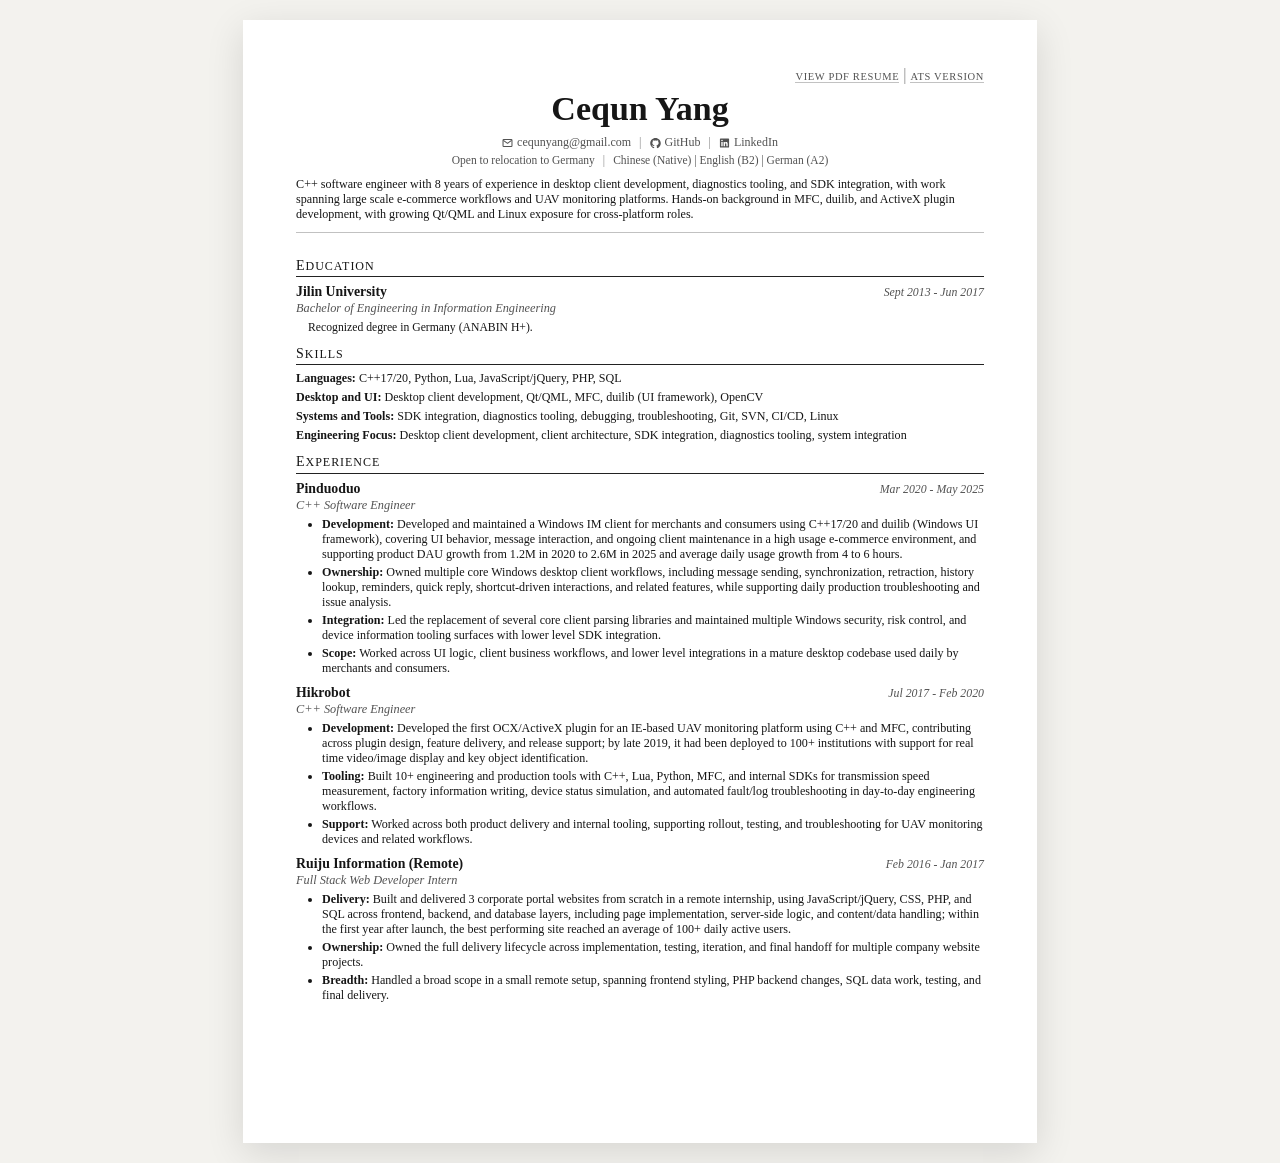
<file: index.html>
<!-- Generated by tools/build_resume.py. Edit data/resume_data.json instead. -->
<!doctype html>
<html lang="en">
<head>
  <meta charset="utf-8">
  <meta name="viewport" content="width=device-width, initial-scale=1">
  <title>Cequn Yang | C++ Desktop Software Engineer Resume | Qt/C++ | Germany</title>
  <link rel="icon" type="image/svg+xml" href="assets/favicon.svg">
  <style>
    :root {
      --page-width: 210mm;
      --page-height: 297mm;
      --paper: #ffffff;
      --bg: #f3f2ee;
      --ink: #161616;
      --muted: #525252;
      --rule: #222222;
    }

    * {
      box-sizing: border-box;
    }

    body {
      margin: 0;
      background: var(--bg);
      color: var(--ink);
      font-family: Georgia, "Times New Roman", serif;
      line-height: 1.24;
    }

    .page {
      width: min(var(--page-width), 100%);
      min-height: var(--page-height);
      margin: 20px auto;
      background: var(--paper);
      padding: 12mm 14mm 12mm;
      box-shadow: 0 10px 36px rgba(0, 0, 0, 0.12);
    }

    .masthead {
      text-align: center;
    }

    .page-actions {
      text-align: right;
      margin-bottom: 6px;
    }

    h1 {
      margin: 0;
      font-size: 34px;
      font-weight: 700;
      line-height: 1.05;
    }

    .name-copy {
      appearance: none;
      border: 0;
      background: none;
      padding: 0;
      margin: 0;
      font: inherit;
      color: inherit;
      cursor: pointer;
    }

    .name-copy:hover,
    .name-copy:focus-visible {
      color: var(--muted);
    }

    .contact-row,
    .meta-row {
      display: flex;
      justify-content: center;
      align-items: center;
      flex-wrap: wrap;
      gap: 4px 8px;
      color: var(--muted);
    }

    .contact-row {
      margin-top: 8px;
      font-size: 12px;
    }

    .meta-row {
      margin-top: 3px;
      font-size: 11.5px;
    }

    .contact-row a,
    .meta-row a {
      color: inherit;
      text-decoration: none;
    }

    .contact-item {
      display: inline-flex;
      align-items: center;
      gap: 4px;
    }

    .contact-icon {
      width: 11px;
      height: 11px;
      display: inline-flex;
      align-items: center;
      justify-content: center;
      flex: 0 0 auto;
      transform: translateY(0.5px);
    }

    .contact-icon svg {
      display: block;
      width: 100%;
      height: 100%;
    }

    .contact-row a:hover,
    .contact-row a:focus-visible,
    .meta-row a:hover,
    .meta-row a:focus-visible {
      text-decoration: underline;
    }

    .sep {
      color: #8a8a8a;
    }

    .action-link {
      color: var(--muted);
      text-decoration: none;
      font-size: 10.5px;
      letter-spacing: 0.06em;
      text-transform: uppercase;
      border-bottom: 1px solid rgba(82, 82, 82, 0.35);
    }

    .action-link:hover,
    .action-link:focus-visible {
      color: var(--ink);
      border-bottom-color: currentColor;
    }

    .summary {
      margin: 10px 0 14px;
      padding-bottom: 10px;
      font-size: 12.1px;
    }

    .summary::after {
      content: "";
      display: block;
      width: 100%;
      height: 1px;
      margin: 10px auto 0;
      background: var(--rule);
      opacity: 0.28;
    }

    section {
      margin: 0 0 10px;
    }

    h2 {
      margin: 0 0 6px;
      font-size: 12px;
      letter-spacing: 0.08em;
      text-transform: uppercase;
      font-variant: small-caps;
      font-weight: 400;
      border-bottom: 1px solid var(--rule);
      padding-bottom: 2px;
    }

    .section-initial {
      font-size: 14px;
      font-variant: normal;
    }

    .entry {
      margin-bottom: 8px;
    }

    .entry-head {
      display: flex;
      justify-content: space-between;
      align-items: baseline;
      gap: 12px;
    }

    .entry-title {
      font-size: 13.8px;
      font-weight: 700;
      flex: 1 1 auto;
      min-width: 0;
    }

    .org-link {
      color: inherit;
      text-decoration: none;
    }

    .org-link:hover,
    .org-link:focus-visible {
      text-decoration: underline;
    }

    .entry-date {
      font-size: 11.8px;
      color: var(--muted);
      font-style: italic;
      margin-left: auto;
      text-align: right;
      white-space: nowrap;
      flex: 0 0 auto;
    }

    .entry-sub {
      margin-top: 1px;
      font-size: 12.3px;
      font-style: italic;
      color: var(--muted);
    }

    .entry-note {
      margin: 4px 0 0 12px;
      font-size: 11.7px;
      line-height: 1.24;
    }

    .skill-lines {
      margin-top: 5px;
    }

    .skill-lines p {
      margin: 0 0 4px;
      font-size: 12.1px;
    }

    ul {
      margin: 4px 0 0;
      padding-left: 26px;
      font-size: 12.1px;
    }

    li + li {
      margin-top: 3px;
    }

    .label {
      font-weight: 700;
    }

    @page {
      size: A4;
      margin: 10mm;
    }

    @media print {
      body {
        background: #fff;
      }

      .page {
        margin: 0 auto;
        box-shadow: none;
        width: 100%;
        min-height: auto;
        padding: 0;
      }

      .page-actions {
        display: none;
      }
    }

    @media (max-width: 760px) {
      .page {
        padding: 18px 14px;
        min-height: auto;
      }

      h1 {
        font-size: 30px;
      }

      .entry-date {
        display: block;
        margin-top: 2px;
        white-space: normal;
      }
    }
  </style>
</head>
<body>
  <main class="page">
    <div class="page-actions">
      <a class="action-link" href="resume/index.html" target="_blank" rel="noopener noreferrer">View PDF Resume</a>
      <span class="sep" aria-hidden="true">|</span>
      <a class="action-link" href="ats/index.html">ATS Version</a>
    </div>

    <header class="masthead">
      <h1><button class="name-copy" type="button" data-copy-text="Cequn Yang" aria-label="Copy name to clipboard" title="Click to copy">Cequn Yang</button></h1>
      <div class="contact-row"><span class="contact-item"><span class="contact-icon" aria-hidden="true"><svg viewBox="0 0 16 16" aria-hidden="true"><rect x="1.5" y="3" width="13" height="10" rx="1" fill="none" stroke="currentColor" stroke-width="1.5"/><path d="M2.5 4.5L8 8.5L13.5 4.5" fill="none" stroke="currentColor" stroke-width="1.5" stroke-linecap="round" stroke-linejoin="round"/></svg></span><a href="mailto:cequnyang@gmail.com" target="_blank" rel="noopener noreferrer">cequnyang@gmail.com</a></span> <span class="sep" aria-hidden="true">|</span> <span class="contact-item"><span class="contact-icon" aria-hidden="true"><svg aria-hidden="true" focusable="false" viewBox="0 0 24 24" fill="currentColor"><path d="M10.226 17.284c-2.965-.36-5.054-2.493-5.054-5.256 0-1.123.404-2.336 1.078-3.144-.292-.741-.247-2.314.09-2.965.898-.112 2.111.36 2.83 1.01.853-.269 1.752-.404 2.853-.404 1.1 0 1.999.135 2.807.382.696-.629 1.932-1.1 2.83-.988.315.606.36 2.179.067 2.942.72.854 1.101 2 1.101 3.167 0 2.763-2.089 4.852-5.098 5.234.763.494 1.28 1.572 1.28 2.807v2.336c0 .674.561 1.056 1.235.786 4.066-1.55 7.255-5.615 7.255-10.646C23.5 6.188 18.334 1 11.978 1 5.62 1 .5 6.188.5 12.545c0 4.986 3.167 9.12 7.435 10.669.606.225 1.19-.18 1.19-.786V20.63a2.9 2.9 0 0 1-1.078.224c-1.483 0-2.359-.808-2.987-2.313-.247-.607-.517-.966-1.034-1.033-.27-.023-.359-.135-.359-.27 0-.27.45-.471.898-.471.652 0 1.213.404 1.797 1.235.45.651.921.943 1.483.943.561 0 .92-.202 1.437-.719.382-.381.674-.718.944-.943"/></svg></span><a href="https://github.com/cequnyang/" target="_blank" rel="noopener noreferrer">GitHub</a></span> <span class="sep" aria-hidden="true">|</span> <span class="contact-item"><span class="contact-icon" aria-hidden="true"><svg xmlns="http://www.w3.org/2000/svg" viewBox="0 0 24 24" data-supported-dps="24x24" fill="currentColor" focusable="false" aria-hidden="true"><path d="M20.5 2h-17A1.5 1.5 0 002 3.5v17A1.5 1.5 0 003.5 22h17a1.5 1.5 0 001.5-1.5v-17A1.5 1.5 0 0020.5 2zM8 19H5v-9h3zM6.5 8.25A1.75 1.75 0 118.3 6.5a1.78 1.78 0 01-1.8 1.75zM19 19h-3v-4.74c0-1.42-.6-1.93-1.38-1.93A1.74 1.74 0 0013 14.19a.66.66 0 000 .14V19h-3v-9h2.9v1.3a3.11 3.11 0 012.7-1.4c1.55 0 3.36.86 3.36 3.66z"/></svg></span><a href="https://www.linkedin.com/in/cequn-yang/" target="_blank" rel="noopener noreferrer">LinkedIn</a></span></div>
      <div class="meta-row">Open to relocation to Germany <span class="sep" aria-hidden="true">|</span> Chinese (Native) | English (B2) | German (A2)</div>
    </header>

    <div class="summary">C++ software engineer with 8 years of experience in desktop client development, diagnostics tooling, and SDK integration, with work spanning large scale e-commerce workflows and UAV monitoring platforms. Hands-on background in MFC, duilib, and ActiveX plugin development, with growing Qt/QML and Linux exposure for cross-platform roles.</div>

    <section>
      <h2><span class="section-initial">E</span>DUCATION</h2>
            <div class="entry">
        <div class="entry-head">
          <div class="entry-title"><a class="org-link" href="https://en.jlu.edu.cn/" target="_blank" rel="noopener noreferrer">Jilin University</a></div>
          <div class="entry-date">Sept 2013 - Jun 2017</div>
        </div>
        <div class="entry-sub">Bachelor of Engineering in Information Engineering</div>
        <div class="entry-note">Recognized degree in Germany (ANABIN H+).</div>
      </div>
    </section>

    <section>
      <h2><span class="section-initial">S</span>KILLS</h2>
      <div class="skill-lines">
                <p><span class="label">Languages:</span> C++17/20, Python, Lua, JavaScript/jQuery, PHP, SQL</p>
        <p><span class="label">Desktop and UI:</span> Desktop client development, Qt/QML, MFC, duilib (UI framework), OpenCV</p>
        <p><span class="label">Systems and Tools:</span> SDK integration, diagnostics tooling, debugging, troubleshooting, Git, SVN, CI/CD, Linux</p>
        <p><span class="label">Engineering Focus:</span> Desktop client development, client architecture, SDK integration, diagnostics tooling, system integration</p>
      </div>
    </section>

    <section>
      <h2><span class="section-initial">E</span>XPERIENCE</h2>
            <div class="entry">
        <div class="entry-head">
          <div class="entry-title"><a class="org-link" href="https://pddholdings.com/" target="_blank" rel="noopener noreferrer">Pinduoduo</a></div>
          <div class="entry-date">Mar 2020 - May 2025</div>
        </div>
        <div class="entry-sub">C++ Software Engineer</div>
        <ul>
          <li><span class="label">Development:</span> Developed and maintained a Windows IM client for merchants and consumers using C++17/20 and duilib (Windows UI framework), covering UI behavior, message interaction, and ongoing client maintenance in a high usage e-commerce environment, and supporting product DAU growth from 1.2M in 2020 to 2.6M in 2025 and average daily usage growth from 4 to 6 hours.</li>
          <li><span class="label">Ownership:</span> Owned multiple core Windows desktop client workflows, including message sending, synchronization, retraction, history lookup, reminders, quick reply, shortcut-driven interactions, and related features, while supporting daily production troubleshooting and issue analysis.</li>
          <li><span class="label">Integration:</span> Led the replacement of several core client parsing libraries and maintained multiple Windows security, risk control, and device information tooling surfaces with lower level SDK integration.</li>
          <li><span class="label">Scope:</span> Worked across UI logic, client business workflows, and lower level integrations in a mature desktop codebase used daily by merchants and consumers.</li>
        </ul>
      </div>
      <div class="entry">
        <div class="entry-head">
          <div class="entry-title"><a class="org-link" href="https://www.hikrobotics.com/en/" target="_blank" rel="noopener noreferrer">Hikrobot</a></div>
          <div class="entry-date">Jul 2017 - Feb 2020</div>
        </div>
        <div class="entry-sub">C++ Software Engineer</div>
        <ul>
          <li><span class="label">Development:</span> Developed the first OCX/ActiveX plugin for an IE-based UAV monitoring platform using C++ and MFC, contributing across plugin design, feature delivery, and release support; by late 2019, it had been deployed to 100+ institutions with support for real time video/image display and key object identification.</li>
          <li><span class="label">Tooling:</span> Built 10+ engineering and production tools with C++, Lua, Python, MFC, and internal SDKs for transmission speed measurement, factory information writing, device status simulation, and automated fault/log troubleshooting in day-to-day engineering workflows.</li>
          <li><span class="label">Support:</span> Worked across both product delivery and internal tooling, supporting rollout, testing, and troubleshooting for UAV monitoring devices and related workflows.</li>
        </ul>
      </div>
      <div class="entry">
        <div class="entry-head">
          <div class="entry-title"><a class="org-link" href="https://aiqicha.baidu.com/detail/compinfo?pid=xlTM-TogKuTwPhhqWlssxM0*dlDcxr2pBwmd&amp;pd=aen&amp;from=ps&amp;query=%E4%B8%9C%E8%90%A5%E5%B8%82%E9%94%90%E8%81%9A%E4%BF%A1%E6%81%AF%E6%8A%80%E6%9C%AF%E6%9C%89%E9%99%90%E5%85%AC%E5%8F%B8" target="_blank" rel="noopener noreferrer">Ruiju Information (Remote)</a></div>
          <div class="entry-date">Feb 2016 - Jan 2017</div>
        </div>
        <div class="entry-sub">Full Stack Web Developer Intern</div>
        <ul>
          <li><span class="label">Delivery:</span> Built and delivered 3 corporate portal websites from scratch in a remote internship, using JavaScript/jQuery, CSS, PHP, and SQL across frontend, backend, and database layers, including page implementation, server-side logic, and content/data handling; within the first year after launch, the best performing site reached an average of 100+ daily active users.</li>
          <li><span class="label">Ownership:</span> Owned the full delivery lifecycle across implementation, testing, iteration, and final handoff for multiple company website projects.</li>
          <li><span class="label">Breadth:</span> Handled a broad scope in a small remote setup, spanning frontend styling, PHP backend changes, SQL data work, testing, and final delivery.</li>
        </ul>
      </div>
    </section>

  </main>
  <script>
    (() => {
      async function copyText(text) {
        if (navigator.clipboard && window.isSecureContext) {
          await navigator.clipboard.writeText(text);
          return;
        }

        const field = document.createElement("textarea");
        field.value = text;
        field.setAttribute("readonly", "");
        field.style.position = "fixed";
        field.style.opacity = "0";
        document.body.appendChild(field);
        field.select();
        document.execCommand("copy");
        document.body.removeChild(field);
      }

      for (const button of document.querySelectorAll(".name-copy")) {
        button.addEventListener("click", async () => {
          const text = button.dataset.copyText || button.textContent || "";
          const originalTitle = button.title;
          try {
            await copyText(text);
            button.title = "Copied";
          } catch (error) {
            button.title = "Copy failed";
          }
          setTimeout(() => {
            button.title = originalTitle;
          }, 1200);
        });
      }
    })();
  </script>
</body>
</html>
</file>
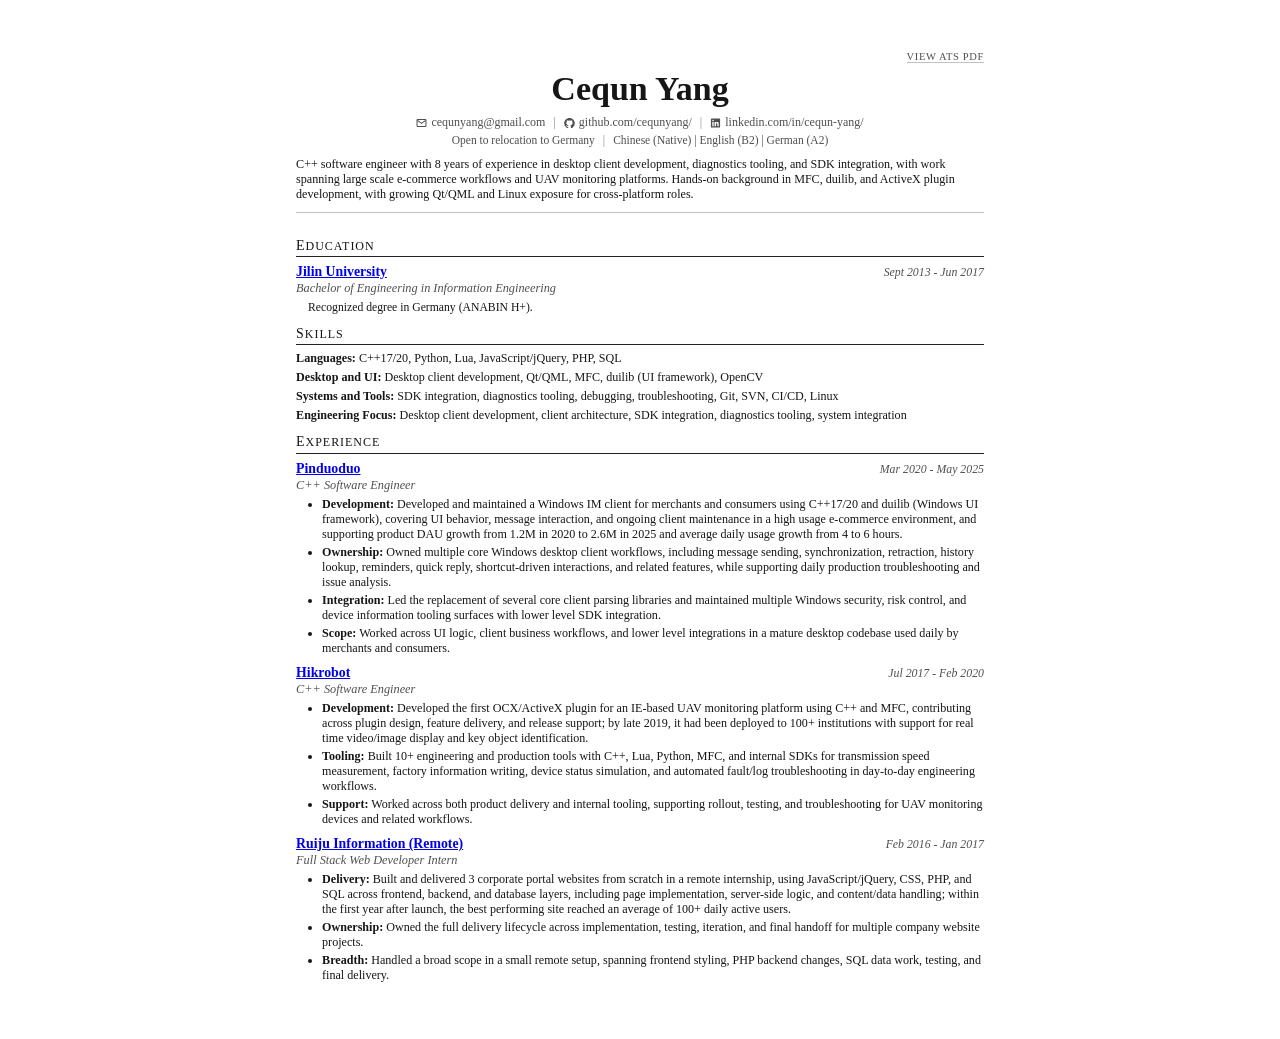
<file: ats/index.html>
<!-- Generated by tools/build_resume.py. Edit data/resume_data.json instead. -->
<!doctype html>
<html lang="en">
<head>
  <meta charset="utf-8">
  <meta name="viewport" content="width=device-width, initial-scale=1">
  <title>Cequn Yang | ATS Resume | C++ Desktop Software Engineer | Germany</title>
  <link rel="icon" type="image/svg+xml" href="../assets/favicon.svg">
  <style>
    :root {
      --page-width: 210mm;
      --ink: #161616;
      --muted: #4f4f4f;
      --rule: #222222;
    }

    * {
      box-sizing: border-box;
    }

    body {
      margin: 0;
      background: #ffffff;
      color: var(--ink);
      font-family: Georgia, "Times New Roman", serif;
      line-height: 1.24;
    }

    .page {
      width: min(var(--page-width), 100%);
      margin: 0 auto;
      padding: 12mm 14mm 12mm;
    }

    .page-actions {
      text-align: right;
      margin-bottom: 6px;
    }

    .action-link {
      color: var(--muted);
      text-decoration: none;
      font-size: 10.5px;
      letter-spacing: 0.06em;
      text-transform: uppercase;
      border-bottom: 1px solid rgba(79, 79, 79, 0.35);
    }

    .action-link:hover,
    .action-link:focus-visible {
      color: var(--ink);
      border-bottom-color: currentColor;
    }

    .masthead {
      text-align: center;
    }

    h1 {
      margin: 0;
      font-size: 34px;
      line-height: 1.05;
    }

    .name-copy {
      appearance: none;
      border: 0;
      background: none;
      padding: 0;
      margin: 0;
      font: inherit;
      color: inherit;
      cursor: pointer;
    }

    .name-copy:hover,
    .name-copy:focus-visible {
      color: var(--muted);
    }

    .contact-row,
    .meta-row {
      display: flex;
      justify-content: center;
      align-items: center;
      flex-wrap: wrap;
      gap: 4px 8px;
      color: var(--muted);
    }

    .contact-row {
      margin-top: 8px;
      font-size: 12px;
    }

    .meta-row {
      margin-top: 3px;
      font-size: 11.5px;
    }

    .contact-row a,
    .meta-row a {
      color: inherit;
      text-decoration: none;
    }

    .contact-item {
      display: inline-flex;
      align-items: center;
      gap: 4px;
    }

    .contact-icon {
      width: 11px;
      height: 11px;
      display: inline-flex;
      align-items: center;
      justify-content: center;
      flex: 0 0 auto;
      transform: translateY(0.5px);
    }

    .contact-icon svg {
      display: block;
      width: 100%;
      height: 100%;
    }

    .sep {
      color: #8a8a8a;
    }

    .summary {
      margin: 10px 0 14px;
      padding-bottom: 10px;
      font-size: 12.1px;
    }

    .summary::after {
      content: "";
      display: block;
      width: 100%;
      height: 1px;
      margin: 10px auto 0;
      background: var(--rule);
      opacity: 0.28;
    }

    section {
      margin: 0 0 10px;
    }

    h2 {
      margin: 0 0 6px;
      font-size: 12px;
      letter-spacing: 0.08em;
      text-transform: uppercase;
      font-variant: small-caps;
      font-weight: 400;
      border-bottom: 1px solid var(--rule);
      padding-bottom: 2px;
    }

    .section-initial {
      font-size: 14px;
      font-variant: normal;
    }

    .entry {
      margin-bottom: 8px;
    }

    .entry-head {
      display: flex;
      justify-content: space-between;
      gap: 12px;
      align-items: baseline;
    }

    .entry-title {
      font-size: 13.8px;
      font-weight: 700;
      flex: 1 1 auto;
      min-width: 0;
    }

    .entry-date {
      font-size: 11.8px;
      color: var(--muted);
      font-style: italic;
      margin-left: auto;
      text-align: right;
      white-space: nowrap;
      flex: 0 0 auto;
    }

    .entry-sub {
      margin-top: 1px;
      font-size: 12.3px;
      color: var(--muted);
      font-style: italic;
    }

    .entry-note {
      margin: 4px 0 0 12px;
      font-size: 11.7px;
      line-height: 1.24;
    }

    .skill-lines {
      margin-top: 5px;
    }

    .skill-lines p {
      margin: 0 0 4px;
      font-size: 12.1px;
    }

    ul {
      margin: 4px 0 0;
      padding-left: 26px;
      font-size: 12.1px;
    }

    li + li {
      margin-top: 3px;
    }

    .label {
      font-weight: 700;
    }

    @page {
      size: A4;
      margin: 10mm;
    }

    @media print {
      .page {
        width: 100%;
        padding: 0;
      }

      .page-actions {
        display: none;
      }
    }

    @media (max-width: 760px) {
      .page {
        padding: 18px 14px;
      }

      h1 {
        font-size: 30px;
      }

      .entry-date {
        display: block;
        margin-top: 2px;
        white-space: normal;
      }
    }
  </style>
</head>
<body>
  <main class="page">
    <div class="page-actions">
      <a class="action-link" href="resume/index.html" target="_blank" rel="noopener noreferrer">View ATS PDF</a>
    </div>

    <header class="masthead">
      <h1><button class="name-copy" type="button" data-copy-text="Cequn Yang" aria-label="Copy name to clipboard" title="Click to copy">Cequn Yang</button></h1>
      <div class="contact-row"><span class="contact-item"><span class="contact-icon" aria-hidden="true"><svg viewBox="0 0 16 16" aria-hidden="true"><rect x="1.5" y="3" width="13" height="10" rx="1" fill="none" stroke="currentColor" stroke-width="1.5"/><path d="M2.5 4.5L8 8.5L13.5 4.5" fill="none" stroke="currentColor" stroke-width="1.5" stroke-linecap="round" stroke-linejoin="round"/></svg></span><a href="mailto:cequnyang@gmail.com" target="_blank" rel="noopener noreferrer">cequnyang@gmail.com</a></span> <span class="sep" aria-hidden="true">|</span> <span class="contact-item"><span class="contact-icon" aria-hidden="true"><svg aria-hidden="true" focusable="false" viewBox="0 0 24 24" fill="currentColor"><path d="M10.226 17.284c-2.965-.36-5.054-2.493-5.054-5.256 0-1.123.404-2.336 1.078-3.144-.292-.741-.247-2.314.09-2.965.898-.112 2.111.36 2.83 1.01.853-.269 1.752-.404 2.853-.404 1.1 0 1.999.135 2.807.382.696-.629 1.932-1.1 2.83-.988.315.606.36 2.179.067 2.942.72.854 1.101 2 1.101 3.167 0 2.763-2.089 4.852-5.098 5.234.763.494 1.28 1.572 1.28 2.807v2.336c0 .674.561 1.056 1.235.786 4.066-1.55 7.255-5.615 7.255-10.646C23.5 6.188 18.334 1 11.978 1 5.62 1 .5 6.188.5 12.545c0 4.986 3.167 9.12 7.435 10.669.606.225 1.19-.18 1.19-.786V20.63a2.9 2.9 0 0 1-1.078.224c-1.483 0-2.359-.808-2.987-2.313-.247-.607-.517-.966-1.034-1.033-.27-.023-.359-.135-.359-.27 0-.27.45-.471.898-.471.652 0 1.213.404 1.797 1.235.45.651.921.943 1.483.943.561 0 .92-.202 1.437-.719.382-.381.674-.718.944-.943"/></svg></span><a href="https://github.com/cequnyang/" target="_blank" rel="noopener noreferrer">github.com/cequnyang/</a></span> <span class="sep" aria-hidden="true">|</span> <span class="contact-item"><span class="contact-icon" aria-hidden="true"><svg xmlns="http://www.w3.org/2000/svg" viewBox="0 0 24 24" data-supported-dps="24x24" fill="currentColor" focusable="false" aria-hidden="true"><path d="M20.5 2h-17A1.5 1.5 0 002 3.5v17A1.5 1.5 0 003.5 22h17a1.5 1.5 0 001.5-1.5v-17A1.5 1.5 0 0020.5 2zM8 19H5v-9h3zM6.5 8.25A1.75 1.75 0 118.3 6.5a1.78 1.78 0 01-1.8 1.75zM19 19h-3v-4.74c0-1.42-.6-1.93-1.38-1.93A1.74 1.74 0 0013 14.19a.66.66 0 000 .14V19h-3v-9h2.9v1.3a3.11 3.11 0 012.7-1.4c1.55 0 3.36.86 3.36 3.66z"/></svg></span><a href="https://www.linkedin.com/in/cequn-yang/" target="_blank" rel="noopener noreferrer">linkedin.com/in/cequn-yang/</a></span></div>
      <div class="meta-row">Open to relocation to Germany <span class="sep" aria-hidden="true">|</span> Chinese (Native) | English (B2) | German (A2)</div>
    </header>

    <div class="summary">C++ software engineer with 8 years of experience in desktop client development, diagnostics tooling, and SDK integration, with work spanning large scale e-commerce workflows and UAV monitoring platforms. Hands-on background in MFC, duilib, and ActiveX plugin development, with growing Qt/QML and Linux exposure for cross-platform roles.</div>

    <section>
      <h2><span class="section-initial">E</span>DUCATION</h2>
            <div class="entry">
        <div class="entry-head">
          <div class="entry-title"><a href="https://en.jlu.edu.cn/" target="_blank" rel="noopener noreferrer">Jilin University</a></div>
          <div class="entry-date">Sept 2013 - Jun 2017</div>
        </div>
        <div class="entry-sub">Bachelor of Engineering in Information Engineering</div>
        <div class="entry-note">Recognized degree in Germany (ANABIN H+).</div>
      </div>
    </section>

    <section>
      <h2><span class="section-initial">S</span>KILLS</h2>
      <div class="skill-lines">
                <p><span class="label">Languages:</span> C++17/20, Python, Lua, JavaScript/jQuery, PHP, SQL</p>
        <p><span class="label">Desktop and UI:</span> Desktop client development, Qt/QML, MFC, duilib (UI framework), OpenCV</p>
        <p><span class="label">Systems and Tools:</span> SDK integration, diagnostics tooling, debugging, troubleshooting, Git, SVN, CI/CD, Linux</p>
        <p><span class="label">Engineering Focus:</span> Desktop client development, client architecture, SDK integration, diagnostics tooling, system integration</p>
      </div>
    </section>

    <section>
      <h2><span class="section-initial">E</span>XPERIENCE</h2>
            <div class="entry">
        <div class="entry-head">
          <div class="entry-title"><a href="https://pddholdings.com/" target="_blank" rel="noopener noreferrer">Pinduoduo</a></div>
          <div class="entry-date">Mar 2020 - May 2025</div>
        </div>
        <div class="entry-sub">C++ Software Engineer</div>
        <ul>
          <li><span class="label">Development:</span> Developed and maintained a Windows IM client for merchants and consumers using C++17/20 and duilib (Windows UI framework), covering UI behavior, message interaction, and ongoing client maintenance in a high usage e-commerce environment, and supporting product DAU growth from 1.2M in 2020 to 2.6M in 2025 and average daily usage growth from 4 to 6 hours.</li>
          <li><span class="label">Ownership:</span> Owned multiple core Windows desktop client workflows, including message sending, synchronization, retraction, history lookup, reminders, quick reply, shortcut-driven interactions, and related features, while supporting daily production troubleshooting and issue analysis.</li>
          <li><span class="label">Integration:</span> Led the replacement of several core client parsing libraries and maintained multiple Windows security, risk control, and device information tooling surfaces with lower level SDK integration.</li>
          <li><span class="label">Scope:</span> Worked across UI logic, client business workflows, and lower level integrations in a mature desktop codebase used daily by merchants and consumers.</li>
        </ul>
      </div>
      <div class="entry">
        <div class="entry-head">
          <div class="entry-title"><a href="https://www.hikrobotics.com/en/" target="_blank" rel="noopener noreferrer">Hikrobot</a></div>
          <div class="entry-date">Jul 2017 - Feb 2020</div>
        </div>
        <div class="entry-sub">C++ Software Engineer</div>
        <ul>
          <li><span class="label">Development:</span> Developed the first OCX/ActiveX plugin for an IE-based UAV monitoring platform using C++ and MFC, contributing across plugin design, feature delivery, and release support; by late 2019, it had been deployed to 100+ institutions with support for real time video/image display and key object identification.</li>
          <li><span class="label">Tooling:</span> Built 10+ engineering and production tools with C++, Lua, Python, MFC, and internal SDKs for transmission speed measurement, factory information writing, device status simulation, and automated fault/log troubleshooting in day-to-day engineering workflows.</li>
          <li><span class="label">Support:</span> Worked across both product delivery and internal tooling, supporting rollout, testing, and troubleshooting for UAV monitoring devices and related workflows.</li>
        </ul>
      </div>
      <div class="entry">
        <div class="entry-head">
          <div class="entry-title"><a href="https://aiqicha.baidu.com/detail/compinfo?pid=xlTM-TogKuTwPhhqWlssxM0*dlDcxr2pBwmd&amp;pd=aen&amp;from=ps&amp;query=%E4%B8%9C%E8%90%A5%E5%B8%82%E9%94%90%E8%81%9A%E4%BF%A1%E6%81%AF%E6%8A%80%E6%9C%AF%E6%9C%89%E9%99%90%E5%85%AC%E5%8F%B8" target="_blank" rel="noopener noreferrer">Ruiju Information (Remote)</a></div>
          <div class="entry-date">Feb 2016 - Jan 2017</div>
        </div>
        <div class="entry-sub">Full Stack Web Developer Intern</div>
        <ul>
          <li><span class="label">Delivery:</span> Built and delivered 3 corporate portal websites from scratch in a remote internship, using JavaScript/jQuery, CSS, PHP, and SQL across frontend, backend, and database layers, including page implementation, server-side logic, and content/data handling; within the first year after launch, the best performing site reached an average of 100+ daily active users.</li>
          <li><span class="label">Ownership:</span> Owned the full delivery lifecycle across implementation, testing, iteration, and final handoff for multiple company website projects.</li>
          <li><span class="label">Breadth:</span> Handled a broad scope in a small remote setup, spanning frontend styling, PHP backend changes, SQL data work, testing, and final delivery.</li>
        </ul>
      </div>
    </section>

  </main>
  <script>
    (() => {
      async function copyText(text) {
        if (navigator.clipboard && window.isSecureContext) {
          await navigator.clipboard.writeText(text);
          return;
        }

        const field = document.createElement("textarea");
        field.value = text;
        field.setAttribute("readonly", "");
        field.style.position = "fixed";
        field.style.opacity = "0";
        document.body.appendChild(field);
        field.select();
        document.execCommand("copy");
        document.body.removeChild(field);
      }

      for (const button of document.querySelectorAll(".name-copy")) {
        button.addEventListener("click", async () => {
          const text = button.dataset.copyText || button.textContent || "";
          const originalTitle = button.title;
          try {
            await copyText(text);
            button.title = "Copied";
          } catch (error) {
            button.title = "Copy failed";
          }
          setTimeout(() => {
            button.title = originalTitle;
          }, 1200);
        });
      }
    })();
  </script>
</body>
</html>
</file>
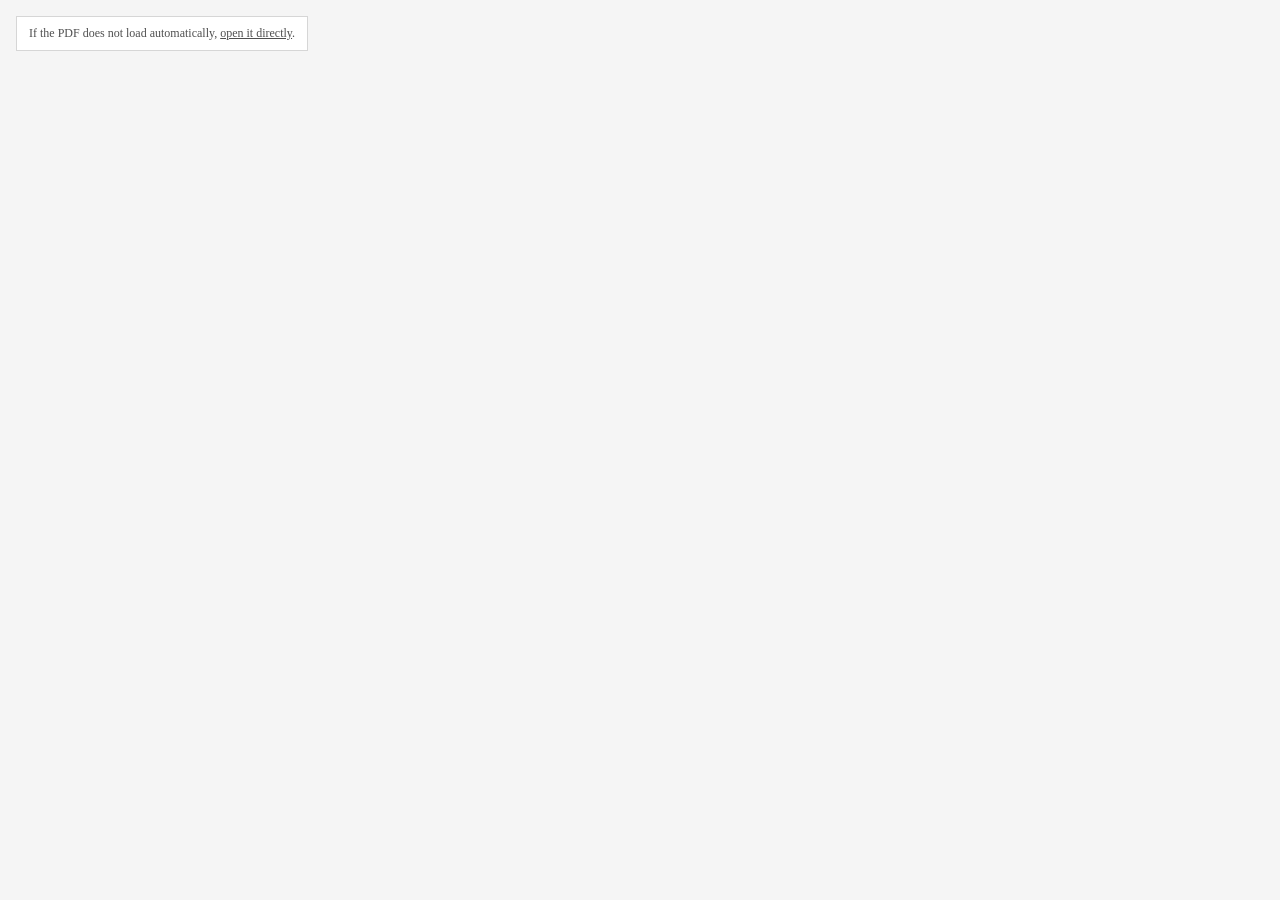
<file: resume/index.html>
<!-- Generated by tools/build_resume.py. Edit data/resume_data.json instead. -->
<!doctype html>
<html lang="en">
<head>
  <meta charset="utf-8">
  <meta name="viewport" content="width=device-width, initial-scale=1">
  <title>Cequn Yang | C++ Desktop Software Engineer Resume | Qt/C++ | Germany</title>
  <link rel="icon" type="image/svg+xml" href="../assets/favicon.svg">
  <style>
    :root {
      --bg: #f5f5f5;
      --ink: #1b1b1b;
      --muted: #4f4f4f;
      --rule: #d6d6d6;
    }

    * {
      box-sizing: border-box;
    }

    html,
    body {
      height: 100%;
    }

    body {
      margin: 0;
      background: var(--bg);
      color: var(--ink);
      font-family: Georgia, "Times New Roman", serif;
    }

    .frame {
      width: 100%;
      height: 100%;
      border: 0;
      display: block;
    }

    .fallback {
      position: fixed;
      top: 16px;
      left: 16px;
      z-index: 1;
      padding: 8px 12px;
      background: rgba(255, 255, 255, 0.92);
      border: 1px solid var(--rule);
      color: var(--muted);
      font-size: 12px;
      line-height: 1.4;
    }

    .fallback a {
      color: inherit;
    }
  </style>
</head>
<body>
  <div class="fallback">
    If the PDF does not load automatically,
    <a href="../assets/pdf/cequnyang_cpp.pdf" target="_blank" rel="noopener noreferrer">open it directly</a>.
  </div>
  <iframe class="frame" src="../assets/pdf/cequnyang_cpp.pdf" title="Cequn Yang Resume"></iframe>
</body>
</html>
</file>
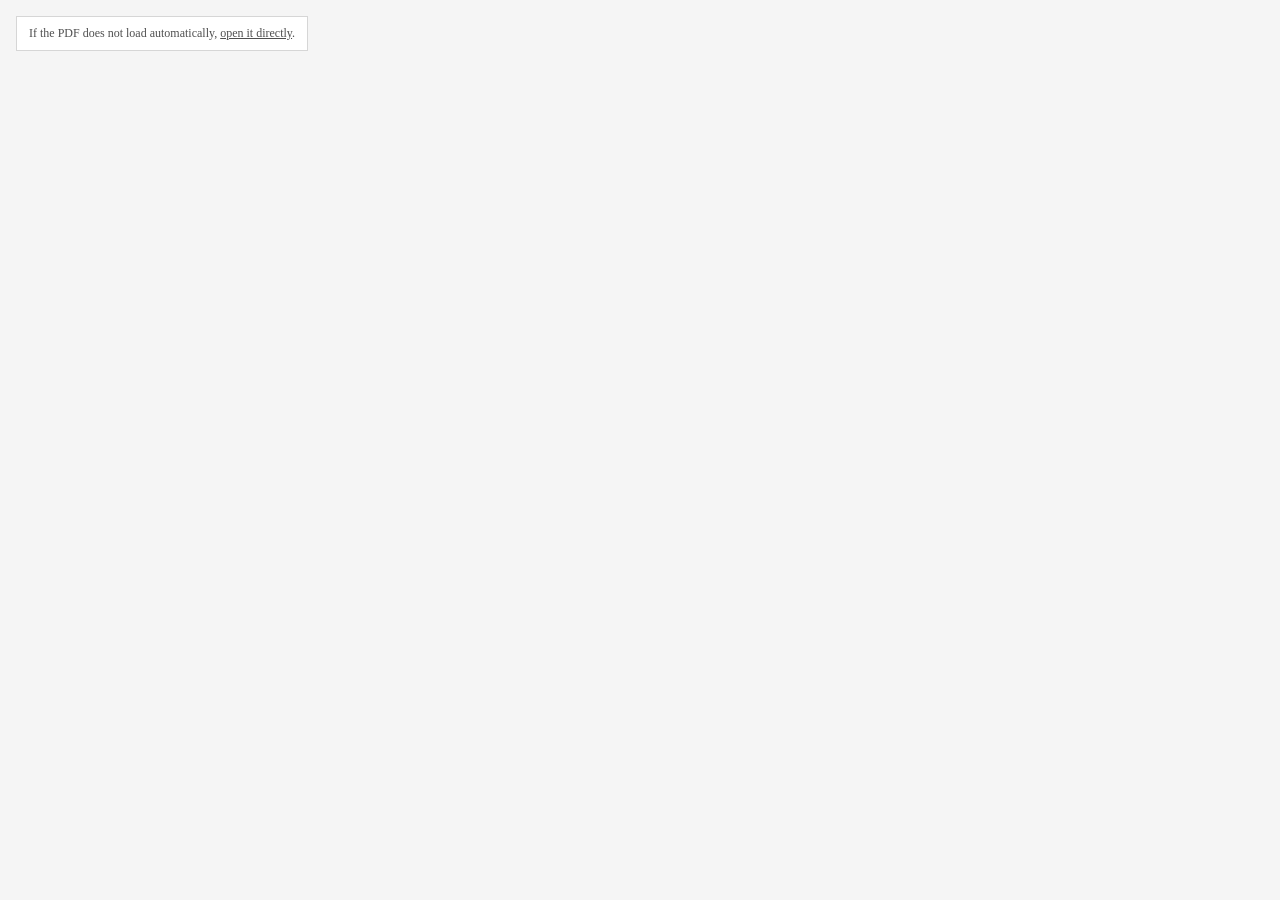
<file: ats/resume/index.html>
<!-- Generated by tools/build_resume.py. Edit data/resume_data.json instead. -->
<!doctype html>
<html lang="en">
<head>
  <meta charset="utf-8">
  <meta name="viewport" content="width=device-width, initial-scale=1">
  <title>Cequn Yang | ATS Resume | C++ Desktop Software Engineer | Germany</title>
  <link rel="icon" type="image/svg+xml" href="../../assets/favicon.svg">
  <style>
    :root {
      --bg: #f5f5f5;
      --ink: #1b1b1b;
      --muted: #4f4f4f;
      --rule: #d6d6d6;
    }

    * {
      box-sizing: border-box;
    }

    html,
    body {
      height: 100%;
    }

    body {
      margin: 0;
      background: var(--bg);
      color: var(--ink);
      font-family: Georgia, "Times New Roman", serif;
    }

    .frame {
      width: 100%;
      height: 100%;
      border: 0;
      display: block;
    }

    .fallback {
      position: fixed;
      top: 16px;
      left: 16px;
      z-index: 1;
      padding: 8px 12px;
      background: rgba(255, 255, 255, 0.92);
      border: 1px solid var(--rule);
      color: var(--muted);
      font-size: 12px;
      line-height: 1.4;
    }

    .fallback a {
      color: inherit;
    }
  </style>
</head>
<body>
  <div class="fallback">
    If the PDF does not load automatically,
    <a href="../../assets/pdf/cequnyang_cpp_ats.pdf" target="_blank" rel="noopener noreferrer">open it directly</a>.
  </div>
  <iframe class="frame" src="../../assets/pdf/cequnyang_cpp_ats.pdf" title="Cequn Yang ATS Resume"></iframe>
</body>
</html>
</file>
